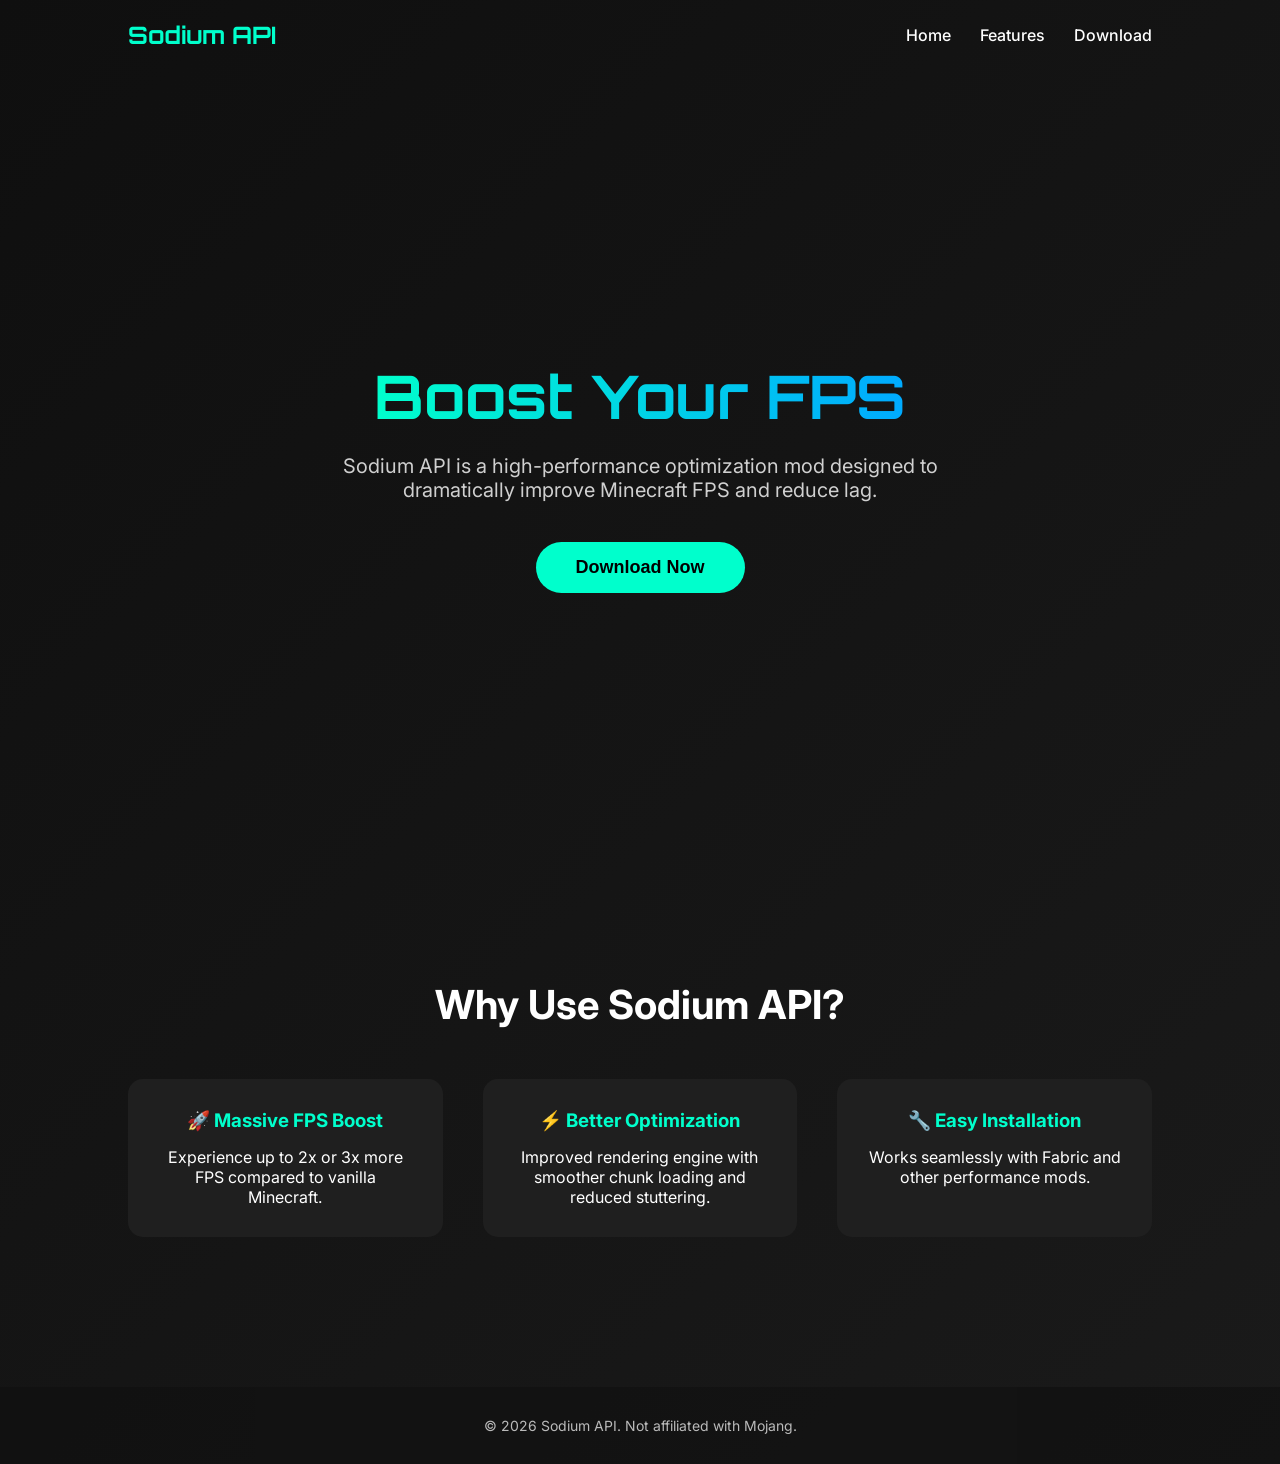
<file: index.html>
<!DOCTYPE html>
<html lang="en">
<head>
    <meta charset="UTF-8">
    <title>Sodium API - Boost Your FPS</title>
    <meta name="viewport" content="width=device-width, initial-scale=1.0">

    <!-- Google Fonts -->
    <link href="https://fonts.googleapis.com/css2?family=Orbitron:wght@500;700&family=Inter:wght@300;400;600&display=swap" rel="stylesheet">

    <!-- CSS -->
    <link rel="stylesheet" href="style.css">
</head>

<body>

<header>
    <div class="logo">Sodium API</div>
    <nav>
        <a href="#">Home</a>
        <a href="#features">Features</a>
        <a href="#">Download</a>
    </nav>
</header>

<section class="hero">
    <h1>Boost Your FPS</h1>
    <p>Sodium API is a high-performance optimization mod designed to dramatically improve Minecraft FPS and reduce lag.</p>
    <button class="download-btn" id="downloadBtn">Download Now</button>
</section>

<section class="features" id="features">
    <h2>Why Use Sodium API?</h2>
    <div class="feature-grid">
        <div class="feature">
            <h3>🚀 Massive FPS Boost</h3>
            <p>Experience up to 2x or 3x more FPS compared to vanilla Minecraft.</p>
        </div>

        <div class="feature">
            <h3>⚡ Better Optimization</h3>
            <p>Improved rendering engine with smoother chunk loading and reduced stuttering.</p>
        </div>

        <div class="feature">
            <h3>🔧 Easy Installation</h3>
            <p>Works seamlessly with Fabric and other performance mods.</p>
        </div>
    </div>
</section>

<footer>
    © 2026 Sodium API. Not affiliated with Mojang.
</footer>

<!-- JavaScript -->
<script src="script.js"></script>

</body>
</html>
</file>
<file: style.css>
* {
    margin: 0;
    padding: 0;
    box-sizing: border-box;
}

body {
    font-family: 'Inter', sans-serif;
    background: linear-gradient(135deg, #0f0f0f, #1a1a1a);
    color: white;
}

/* Header */
header {
    padding: 20px 10%;
    display: flex;
    justify-content: space-between;
    align-items: center;
}

.logo {
    font-family: 'Orbitron', sans-serif;
    font-size: 24px;
    font-weight: 700;
    color: #00ffcc;
}

nav a {
    color: white;
    text-decoration: none;
    margin-left: 25px;
    font-weight: 500;
    transition: 0.3s;
}

nav a:hover {
    color: #00ffcc;
}

/* Hero Section */
.hero {
    height: 90vh;
    display: flex;
    flex-direction: column;
    justify-content: center;
    align-items: center;
    text-align: center;
    padding: 0 20px;
}

.hero h1 {
    font-size: 60px;
    font-family: 'Orbitron', sans-serif;
    background: linear-gradient(90deg, #00ffcc, #00aaff);
    -webkit-background-clip: text;
    -webkit-text-fill-color: transparent;
}

.hero p {
    margin-top: 20px;
    font-size: 20px;
    max-width: 600px;
    opacity: 0.8;
}

.download-btn {
    margin-top: 40px;
    padding: 15px 40px;
    font-size: 18px;
    background: #00ffcc;
    color: black;
    border: none;
    border-radius: 50px;
    cursor: pointer;
    transition: 0.3s;
    font-weight: 600;
}

.download-btn:hover {
    background: #00ccaa;
    transform: scale(1.05);
}

/* Features */
.features {
    padding: 100px 10%;
    text-align: center;
}

.features h2 {
    font-size: 40px;
    margin-bottom: 50px;
}

.feature-grid {
    display: grid;
    grid-template-columns: repeat(auto-fit, minmax(250px, 1fr));
    gap: 40px;
}

.feature {
    background: #1f1f1f;
    padding: 30px;
    border-radius: 15px;
    transition: 0.3s;
}

.feature:hover {
    background: #262626;
    transform: translateY(-5px);
}

.feature h3 {
    margin-bottom: 15px;
    color: #00ffcc;
}

/* Footer */
footer {
    text-align: center;
    padding: 30px;
    background: #111;
    margin-top: 50px;
    font-size: 14px;
    opacity: 0.7;
}
</file>
